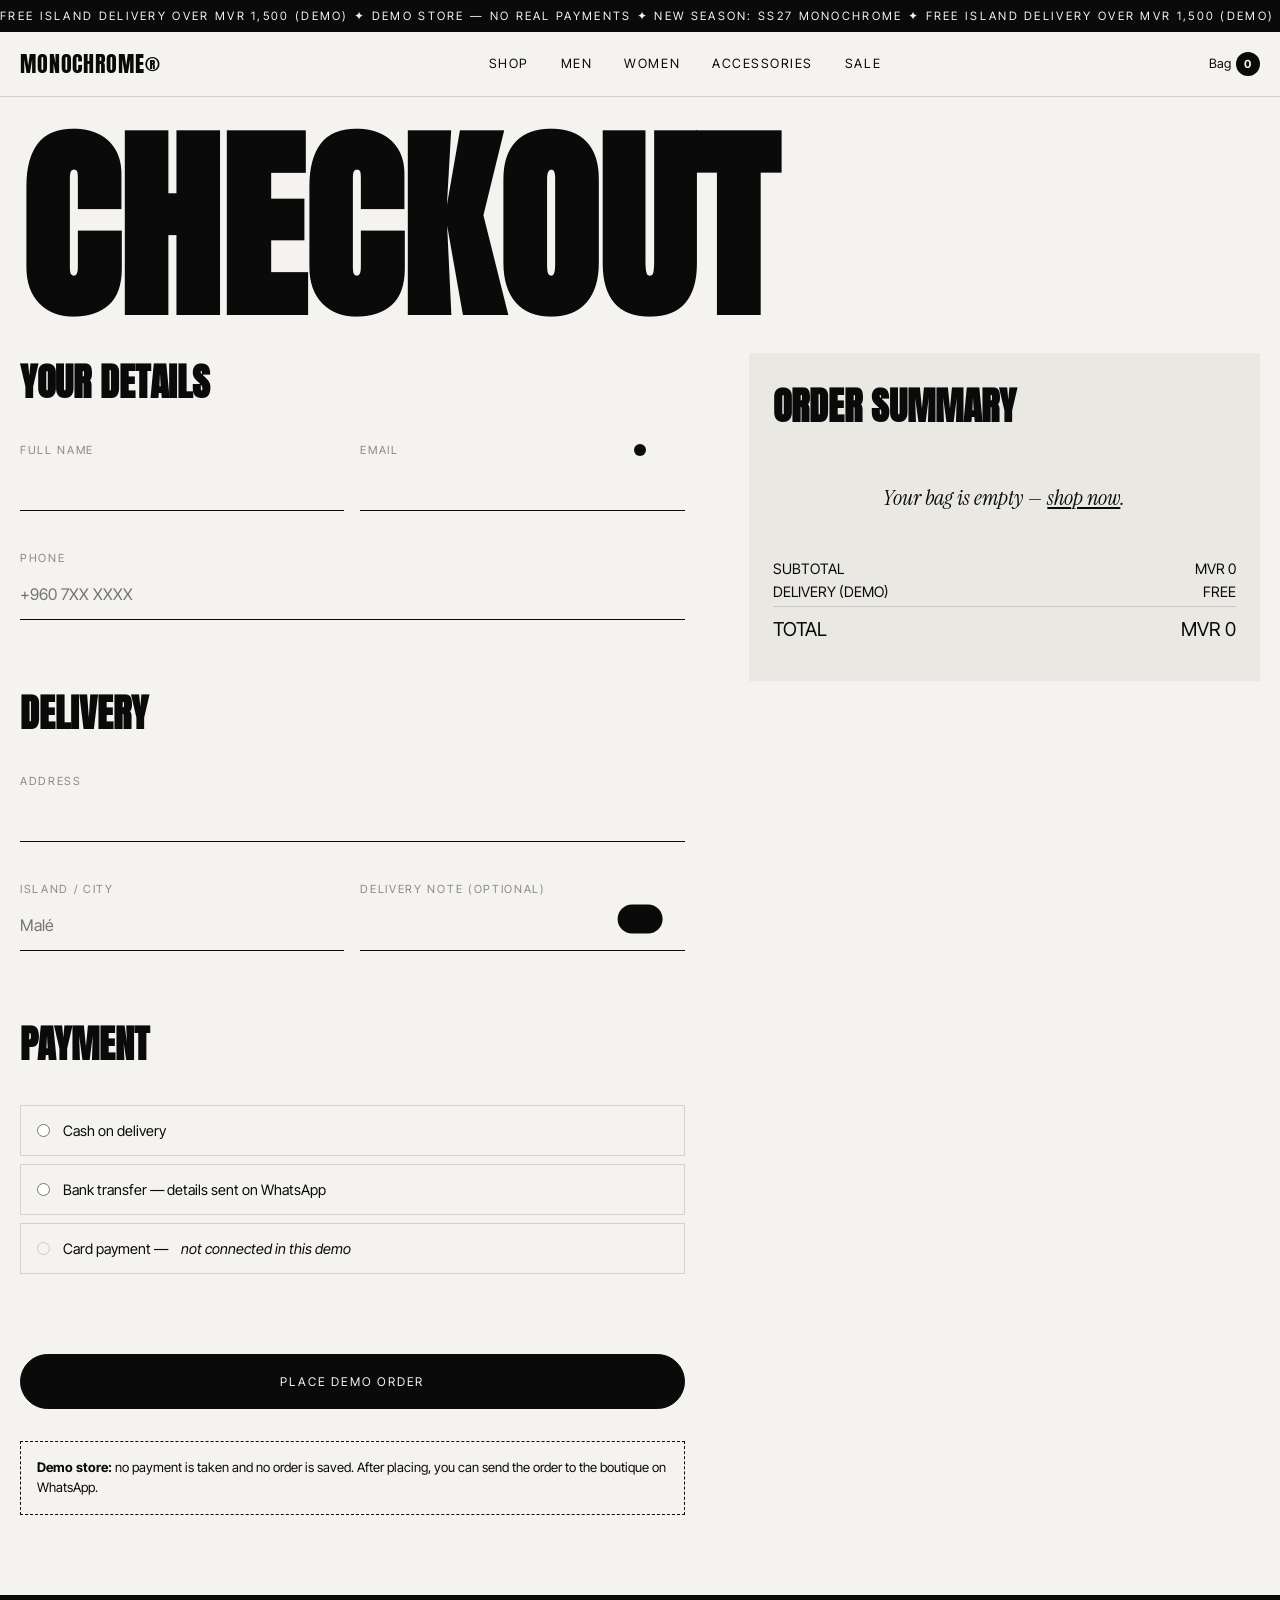
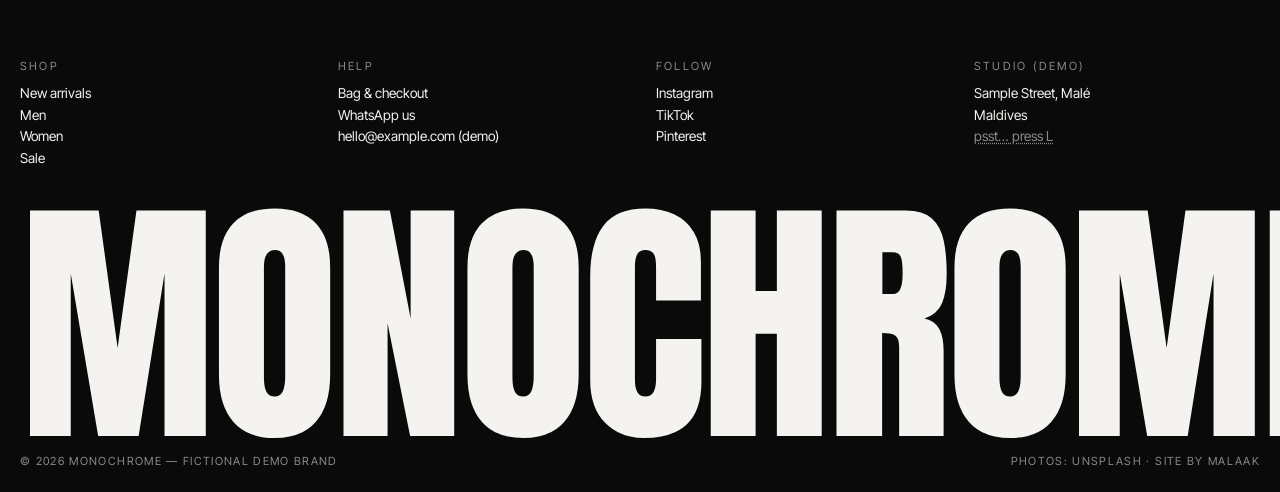
<file: checkout.html>
<!doctype html><html lang="en"><head><meta charset="utf-8"><meta name="viewport" content="width=device-width,initial-scale=1"><title>Bag & Checkout — MONOCHROME (demo)</title><meta name="description" content="Review your bag and check out (demo — no real payments)."><meta property="og:title" content="Bag & Checkout — MONOCHROME (demo)"><meta property="og:description" content="Review your bag and check out (demo — no real payments)."><meta property="og:image" content="https://images.unsplash.com/photo-1509631179647-0177331693ae?w=1200&q=75"><meta name="theme-color" content="#0a0a0a">
<link rel="icon" href="data:image/svg+xml,<svg xmlns=%22http://www.w3.org/2000/svg%22 viewBox=%220 0 100 100%22><circle cx=%2250%22 cy=%2250%22 r=%2245%22 fill=%22black%22/><path d=%22M50 5a45 45 0 0 1 0 90z%22 fill=%22white%22/></svg>">
<link rel="preconnect" href="https://fonts.googleapis.com"><link href="https://fonts.googleapis.com/css2?family=Anton&family=Instrument+Serif:ital@1&family=Inter+Tight:wght@400;500&display=swap" rel="stylesheet"><link rel="stylesheet" href="style.css"></head><body data-page="checkout"><main id="main"><div class="ph"><h1>Checkout</h1></div>
<div class="co"><form id="co" class="f" novalidate><h2>Your details</h2>
<div class="f2"><div><label for="fname">Full name</label><input id="fname" name="fname" autocomplete="name"><div class="err" data-e="fname"></div></div><div><label for="email">Email</label><input id="email" name="email" type="email" autocomplete="email"><div class="err" data-e="email"></div></div></div>
<div><label for="phone">Phone</label><input id="phone" name="phone" type="tel" placeholder="+960 7XX XXXX" autocomplete="tel"><div class="err" data-e="phone"></div></div>
<h2 style="margin-top:1.5rem">Delivery</h2>
<div><label for="address">Address</label><input id="address" name="address" autocomplete="street-address"><div class="err" data-e="address"></div></div>
<div class="f2"><div><label for="island">Island / City</label><input id="island" name="island" placeholder="Malé"><div class="err" data-e="island"></div></div><div><label for="note">Delivery note (optional)</label><input id="note" name="note"></div></div>
<h2 style="margin-top:1.5rem">Payment</h2><div class="pay">
<label><input type="radio" name="pay" value="Cash on delivery"> Cash on delivery</label>
<label><input type="radio" name="pay" value="Bank transfer (details sent on WhatsApp)"> Bank transfer — details sent on WhatsApp</label>
<label><input type="radio" name="pay" value="Card (not available in demo)" disabled> Card payment — <em>not connected in this demo</em></label></div><div class="err" data-e="pay"></div>
<button class="pill dark add" type="submit">Place demo order</button>
<p class="demo-note"><b>Demo store:</b> no payment is taken and no order is saved. After placing, you can send the order to the boutique on WhatsApp.</p></form>
<aside class="sum"><h2>Order summary</h2><div id="sumitems"></div>
<div style="margin-top:1rem;display:grid;gap:.4rem;font-size:.9rem"><div class="tot" style="margin:0;font-size:.9rem"><span>Subtotal</span><span id="sst"></span></div><div class="tot" style="margin:0;font-size:.9rem"><span>Delivery (demo)</span><span id="ssh"></span></div><div class="tot" style="font-size:1.2rem;border-top:1px solid var(--line);padding-top:.6rem"><span>Total</span><span id="stt"></span></div></div></aside></div></main><script src="data.js"></script><script src="app.js"></script></body></html>
</file>
<file: style.css>
:root{--k:#0a0a0a;--w:#f4f3ef;--g:#8a8a86;--s:#c9c9c4;--line:rgba(10,10,10,.14);--d:'Anton',sans-serif;--b:'Inter Tight',sans-serif;--i:'Instrument Serif',serif;--ease:cubic-bezier(.7,0,.2,1)}
*{box-sizing:border-box;margin:0;padding:0}
html{scroll-behavior:smooth;overflow-x:clip}
body{font-family:var(--b);background:var(--w);color:var(--k);overflow-x:hidden;-webkit-font-smoothing:antialiased}
img{display:block;max-width:100%}
a{color:inherit;text-decoration:none}
button{font:inherit;color:inherit;background:none;border:0;cursor:pointer}
.ann{background:var(--k);color:var(--w);overflow:hidden;white-space:nowrap;font-size:.72rem;letter-spacing:.2em;text-transform:uppercase;padding:.55rem 0}
.ann div{display:inline-block;animation:mq 30s linear infinite}
@keyframes mq{to{transform:translateX(-50%)}}
header{position:sticky;top:0;z-index:40;display:flex;justify-content:space-between;align-items:center;padding:1rem 1.25rem;background:rgba(244,243,239,.85);backdrop-filter:blur(12px);border-bottom:1px solid var(--line)}
.logo{font-family:var(--d);font-size:1.35rem;letter-spacing:.04em;text-transform:uppercase}
header nav{display:none;gap:2rem;font-size:.8rem;text-transform:uppercase;letter-spacing:.12em}
header nav a{position:relative}
header nav a:after{content:"";position:absolute;left:0;bottom:-3px;height:1px;width:100%;background:currentColor;transform:scaleX(0);transform-origin:right;transition:transform .5s var(--ease)}
header nav a:hover:after,header nav a.on:after{transform:scaleX(1);transform-origin:left}
.hd-r{display:flex;gap:1rem;align-items:center;font-size:.8rem;text-transform:uppercase;letter-spacing:.12em}
.bag-btn b{display:inline-grid;place-items:center;min-width:1.5rem;height:1.5rem;border-radius:99px;background:var(--k);color:var(--w);font-size:.7rem;margin-left:.3rem;transition:transform .3s}
.bag-btn.pop b{transform:scale(1.5)}
.mnav-btn{font-size:.8rem;text-transform:uppercase;letter-spacing:.12em}
.mnav{position:fixed;inset:0;background:var(--k);color:var(--w);z-index:70;display:flex;flex-direction:column;justify-content:center;padding:2rem;gap:.4rem;clip-path:inset(0 0 100% 0);transition:clip-path .7s var(--ease)}
.mnav.open{clip-path:inset(0)}
.mnav a{font-family:var(--d);font-size:15vw;text-transform:uppercase;line-height:1}
.mnav button{position:absolute;top:1.2rem;right:1.25rem;text-transform:uppercase;letter-spacing:.12em;font-size:.8rem}
@media(min-width:900px){header nav{display:flex}.mnav-btn{display:none}}
/* hero */
.hero{position:relative;max-width:100vw;min-height:calc(100svh - 90px);display:flex;flex-direction:column;justify-content:flex-end;padding:1.25rem;overflow:hidden}
.hero-img{position:absolute;inset:0;z-index:-1}
.hero-img img{width:100%;height:100%;object-fit:cover;filter:grayscale(1) contrast(1.1);transform:scale(1.15);animation:zoom 2.4s var(--ease) forwards}
@keyframes zoom{to{transform:scale(1)}}
.hero-img:after{content:"";position:absolute;inset:0;background:linear-gradient(transparent 30%,rgba(0,0,0,.55))}
.mega{font-family:var(--d);text-transform:uppercase;line-height:.82;font-size:clamp(4rem,17.5vw,22rem);letter-spacing:-.01em}
.hero .mega{color:var(--w);mix-blend-mode:difference}
.split-line{display:block;overflow:hidden}
.split-line span{display:block;transform:translateY(105%);animation:up 1.2s var(--ease) forwards}
.split-line:nth-child(2) span{animation-delay:.12s}
@keyframes up{to{transform:none}}
.hero-meta{display:flex;justify-content:space-between;align-items:end;gap:1rem;color:var(--w);margin-top:1.2rem;flex-wrap:wrap}
.hero-meta p{max-width:340px;font-size:.95rem}
.serif{font-family:var(--i);font-style:italic;text-transform:none;font-weight:400}
.pill{display:inline-flex;align-items:center;gap:.6rem;padding:1rem 1.6rem;border-radius:99px;border:1px solid currentColor;text-transform:uppercase;font-size:.75rem;letter-spacing:.15em;position:relative;overflow:hidden;isolation:isolate;transition:color .5s var(--ease)}
.pill:before{content:"";position:absolute;inset:0;background:currentColor;z-index:-1;transform:translateY(101%);transition:transform .5s var(--ease)}
.pill.dark{background:var(--k);color:var(--w);border-color:var(--k)}
.pill.light{color:var(--w)}
.pill:hover:before{transform:none}
.pill.light:hover{color:var(--k)}.pill.light:before{background:var(--w)}
.pill.ghost:hover{color:var(--w)}.pill.ghost:before{background:var(--k)}
.pill.dark:before{background:var(--w)}.pill.dark:hover{color:var(--k)}
.big-mq{border-block:1px solid var(--line);overflow:hidden;white-space:nowrap;padding:1rem 0}
.big-mq div{display:inline-block;font-family:var(--d);font-size:clamp(3rem,10vw,9rem);text-transform:uppercase;line-height:1;animation:mq 22s linear infinite}
.big-mq .o{-webkit-text-stroke:1.5px var(--k);color:transparent}
.big-mq.rev div{animation-direction:reverse}
section{padding:5rem 1.25rem}
.sh{display:flex;justify-content:space-between;align-items:end;gap:1rem;margin-bottom:2.5rem;flex-wrap:wrap}
.sh h2{font-family:var(--d);text-transform:uppercase;font-size:clamp(3rem,9vw,7.5rem);line-height:.85}
.sh small{font-size:.75rem;text-transform:uppercase;letter-spacing:.15em;color:var(--g)}
.grid{display:grid;grid-template-columns:1fr 1fr;gap:1.5rem .75rem}
@media(min-width:900px){.grid{grid-template-columns:repeat(4,1fr);gap:3rem 1.25rem}}
.pc{display:block}
.pc .im{position:relative;aspect-ratio:3/4;overflow:hidden;background:#ddd}
.pc .im img{position:absolute;inset:0;width:100%;height:100%;object-fit:cover;transition:opacity .6s,transform 1.2s var(--ease);filter:grayscale(1)}
.pc .im img+img{opacity:0;filter:none}
.pc:hover .im img{transform:scale(1.06)}
.pc:hover .im img+img{opacity:1}
.pc .tag{position:absolute;top:.6rem;left:.6rem;z-index:2;background:var(--w);font-size:.62rem;padding:.25rem .5rem;text-transform:uppercase;letter-spacing:.15em}
.pc .tag.sale{background:var(--k);color:var(--w)}
.pc .row{display:flex;justify-content:space-between;gap:.5rem;margin-top:.7rem;font-size:.85rem;text-transform:uppercase;letter-spacing:.04em}
.pc .row s{color:var(--g);margin-right:.3rem}
.pc .cat{font-size:.7rem;color:var(--g);text-transform:uppercase;letter-spacing:.15em;margin-top:.2rem}
.cols{display:grid;gap:1rem}
@media(min-width:900px){.cols{grid-template-columns:1.2fr 1fr 1fr}}
.col{position:relative;overflow:hidden;min-height:60vh;display:flex;align-items:end;padding:1.5rem;color:var(--w)}
.col img{position:absolute;inset:0;width:100%;height:100%;object-fit:cover;filter:grayscale(1) brightness(.75);transition:transform 1.4s var(--ease),filter .8s;z-index:-1}
.col:hover img{transform:scale(1.08);filter:grayscale(0) brightness(.75)}
.col h3{font-family:var(--d);font-size:clamp(2.6rem,6vw,4.5rem);text-transform:uppercase;line-height:.9}
.col span{display:block;font-size:.75rem;letter-spacing:.15em;text-transform:uppercase;margin-top:.5rem}
.manifesto{background:var(--k);color:var(--w);padding:7rem 1.25rem}
.manifesto p{font-size:clamp(2rem,5.4vw,5rem);line-height:1.02;font-weight:500;letter-spacing:-.03em;max-width:1300px}
.manifesto .w{opacity:.15;transition:opacity .5s}
.manifesto .w.lit{opacity:1}
.news{display:grid;gap:2rem}
@media(min-width:900px){.news{grid-template-columns:1fr 1fr;align-items:end}}
.news form{display:flex;border-bottom:2px solid var(--k)}
.news input{flex:1;border:0;background:none;padding:1rem 0;font:inherit;font-size:1.2rem;outline:none;min-width:0}
.msg{font-size:.85rem;margin-top:.6rem;min-height:1.2rem}
footer{background:var(--k);color:var(--w);padding:4rem 1.25rem 1.5rem;overflow:hidden}
footer .fl{display:grid;gap:2rem;grid-template-columns:1fr 1fr;font-size:.85rem}
@media(min-width:900px){footer .fl{grid-template-columns:repeat(4,1fr)}}
footer h4{font-size:.7rem;letter-spacing:.2em;text-transform:uppercase;color:var(--g);margin-bottom:.8rem;font-weight:400}
footer li{list-style:none;margin:.35rem 0}
footer .huge{pointer-events:none;user-select:none;font-family:var(--d);font-size:20.5vw;line-height:.8;text-transform:uppercase;margin-top:3rem;letter-spacing:-.02em}
footer .legal{display:flex;justify-content:space-between;flex-wrap:wrap;gap:1rem;font-size:.7rem;color:var(--g);margin-top:1.5rem;text-transform:uppercase;letter-spacing:.12em}
.secret{color:var(--g);text-decoration:underline dotted}
/* shop */
.ph{padding:3rem 1.25rem 1rem}
.ph h1{font-family:var(--d);font-size:clamp(4rem,16vw,15rem);text-transform:uppercase;line-height:.82}
.tools{position:sticky;top:61px;z-index:20;background:var(--w);display:flex;flex-wrap:wrap;gap:.5rem;align-items:center;padding:1rem 1.25rem;border-block:1px solid var(--line)}
.chip{padding:.55rem 1rem;border:1px solid var(--line);border-radius:99px;font-size:.72rem;text-transform:uppercase;letter-spacing:.12em;transition:.3s}
.chip.on,.chip:hover{background:var(--k);color:var(--w);border-color:var(--k)}
.search{flex:1 1 200px;display:flex;align-items:center;border:1px solid var(--line);border-radius:99px;padding:0 1rem}
.search input{border:0;background:none;outline:none;padding:.6rem 0;width:100%;font:inherit}
.count{font-size:.75rem;color:var(--g);text-transform:uppercase;letter-spacing:.12em;margin:1.5rem 1.25rem 0}
.empty{grid-column:1/-1;padding:4rem 0;text-align:center;font-family:var(--i);font-size:2rem;font-style:italic}
/* product */
.pd{display:grid;gap:2rem;padding:1.5rem 1.25rem 4rem}
@media(min-width:900px){.pd{grid-template-columns:1.3fr 1fr;gap:4rem}.pd .info{position:sticky;top:90px;align-self:start}}
.gal{display:grid;gap:.5rem}
.gal .main{aspect-ratio:4/5;overflow:hidden;background:#ddd}
.gal .main img{width:100%;height:100%;object-fit:cover;transition:opacity .4s}
.thumbs{display:flex;gap:.5rem}
.thumbs button{width:80px;aspect-ratio:3/4;overflow:hidden;opacity:.45;transition:.3s;border:1px solid transparent}
.thumbs button.on{opacity:1;border-color:var(--k)}
.thumbs img{width:100%;height:100%;object-fit:cover}
.info h1{font-family:var(--d);font-size:clamp(3rem,7vw,5.5rem);text-transform:uppercase;line-height:.88}
.info .price{font-size:1.4rem;margin:1rem 0}
.info .price s{color:var(--g);margin-right:.5rem;font-size:1rem}
.lbl{font-size:.7rem;text-transform:uppercase;letter-spacing:.18em;color:var(--g);margin:1.5rem 0 .6rem;display:block}
.opts{display:flex;flex-wrap:wrap;gap:.5rem}
.opts button{min-width:3rem;padding:.7rem .9rem;border:1px solid var(--line);font-size:.85rem;transition:.25s}
.opts button.on{background:var(--k);color:var(--w);border-color:var(--k)}
.qty{display:inline-flex;align-items:center;border:1px solid var(--line)}
.qty button{width:2.6rem;height:2.6rem;font-size:1.1rem}
.qty span{min-width:2rem;text-align:center}
.err{color:#c4141b;font-size:.8rem;min-height:1.1rem;margin-top:.4rem}
.add{width:100%;justify-content:center;margin-top:1.5rem;padding:1.2rem}
/* drawer */
.scrim{position:fixed;inset:0;background:rgba(0,0,0,.4);z-index:80;opacity:0;pointer-events:none;transition:.5s}
.drawer{position:fixed;top:0;right:0;height:100%;width:min(440px,100%);background:var(--w);z-index:81;transform:translateX(100%);transition:transform .7s var(--ease);display:flex;flex-direction:column}
.cart-open .scrim{opacity:1;pointer-events:auto}
.cart-open .drawer{transform:none}
.dh{display:flex;justify-content:space-between;align-items:center;padding:1.25rem;border-bottom:1px solid var(--line)}
.dh h3{font-family:var(--d);font-size:2rem;text-transform:uppercase}
.items{flex:1;overflow:auto;padding:0 1.25rem}
.it{display:grid;grid-template-columns:76px 1fr auto;gap:1rem;padding:1rem 0;border-bottom:1px solid var(--line);font-size:.85rem}
.it img{width:76px;aspect-ratio:3/4;object-fit:cover}
.it h5{font-size:.9rem;text-transform:uppercase;font-weight:500}
.it small{color:var(--g);display:block;margin:.2rem 0 .5rem}
.it .rm{font-size:.7rem;text-decoration:underline;color:var(--g);margin-top:.4rem}
.df{padding:1.25rem;border-top:1px solid var(--line)}
.tot{display:flex;justify-content:space-between;font-size:1.05rem;margin-bottom:1rem;text-transform:uppercase}
.df .pill{width:100%;justify-content:center}
.drawer .empty{font-size:1.6rem}
/* checkout */
.co{display:grid;gap:2.5rem;padding:1.5rem 1.25rem 5rem}
@media(min-width:900px){.co{grid-template-columns:1.3fr 1fr;gap:4rem}}
.co h2{font-family:var(--d);font-size:2.4rem;text-transform:uppercase;margin-bottom:1rem}
.f{display:grid;gap:1rem}
.f2{display:grid;gap:1rem}
@media(min-width:600px){.f2{grid-template-columns:1fr 1fr}}
.f label{font-size:.7rem;text-transform:uppercase;letter-spacing:.15em;color:var(--g);display:block;margin-bottom:.3rem}
.f input,.f select,.f textarea{width:100%;padding:.9rem 0;border:0;border-bottom:1px solid var(--k);background:none;font:inherit;font-size:1rem;outline:none;border-radius:0}
.f .bad{border-color:#c4141b}
.pay{display:grid;gap:.5rem}
.pay label{display:flex;gap:.8rem;align-items:center;border:1px solid var(--line);padding:1rem;color:var(--k);font-size:.9rem;text-transform:none;letter-spacing:0;margin:0;cursor:pointer}
.pay input{width:auto}
.sum{background:#e9e8e3;padding:1.5rem;align-self:start}
.sum .it{grid-template-columns:60px 1fr auto}.sum .it img{width:60px}
.demo-note{border:1px dashed var(--k);padding:1rem;font-size:.82rem;line-height:1.5;margin-top:1rem}
.done{text-align:center;padding:5rem 1.25rem}
.done h1{font-family:var(--d);font-size:clamp(3.5rem,12vw,10rem);text-transform:uppercase;line-height:.85}
.done .ref{font-family:var(--i);font-style:italic;font-size:1.6rem;margin:1rem 0}
/* reveal */
.rv{opacity:0;transform:translateY(60px);transition:opacity 1s var(--ease),transform 1.2s var(--ease)}
.rv.in{opacity:1;transform:none}
.clip{clip-path:inset(100% 0 0 0);transition:clip-path 1.4s var(--ease)}
.clip.in{clip-path:inset(0)}
/* cursor */
.cur{position:fixed;top:0;left:0;width:12px;height:12px;border-radius:50%;background:#fff;mix-blend-mode:difference;pointer-events:none;z-index:200;transform:translate(-50%,-50%);transition:width .35s var(--ease),height .35s var(--ease);display:none;align-items:center;justify-content:center;font-size:.6rem;letter-spacing:.15em;color:#000;text-transform:uppercase}
.cur.big{width:84px;height:84px}
@media(pointer:fine){.cur{display:flex}body,a,button{cursor:none}input,textarea,select{cursor:text}}
/* page transition */
.pt{position:fixed;inset:0;background:var(--k);z-index:150;pointer-events:none;transform:translateY(0);transition:transform .8s var(--ease);display:grid;place-items:center;color:var(--w);font-family:var(--d);font-size:12vw;text-transform:uppercase}
.pt.gone{transform:translateY(-101%)}
.pt.enter{transition:none;transform:translateY(101%)}
/* lookbook */
.lb{position:fixed;inset:0;background:var(--k);color:var(--w);z-index:160;display:none;flex-direction:column}
.lb.open{display:flex}
.lb-top{display:flex;justify-content:space-between;padding:1.2rem;font-size:.75rem;letter-spacing:.2em;text-transform:uppercase}
.lb-stage{flex:1;position:relative;overflow:hidden}
.lb-stage img{position:absolute;top:50%;left:50%;height:78%;max-width:88%;object-fit:cover;transform:translate(-50%,-50%) scale(.9);opacity:0;transition:1s var(--ease);filter:grayscale(1)}
.lb-stage img.on{opacity:1;transform:translate(-50%,-50%) scale(1)}
.lb-word{position:absolute;inset:auto 0 1rem;text-align:center;font-family:var(--d);font-size:16vw;line-height:.8;text-transform:uppercase;mix-blend-mode:difference;pointer-events:none}
.lb-nav{display:flex;justify-content:space-between;padding:1.2rem;font-size:.8rem;letter-spacing:.2em;text-transform:uppercase}
.toast{position:fixed;left:50%;bottom:1.5rem;transform:translate(-50%,200%);background:var(--k);color:var(--w);padding:.9rem 1.4rem;border-radius:99px;font-size:.8rem;z-index:190;transition:transform .6s var(--ease);white-space:nowrap}
.toast.show{transform:translate(-50%,0)}
@media(prefers-reduced-motion:reduce){*{animation:none!important;transition:none!important}.rv{opacity:1;transform:none}.clip{clip-path:none}.split-line span{transform:none}}
</file>
